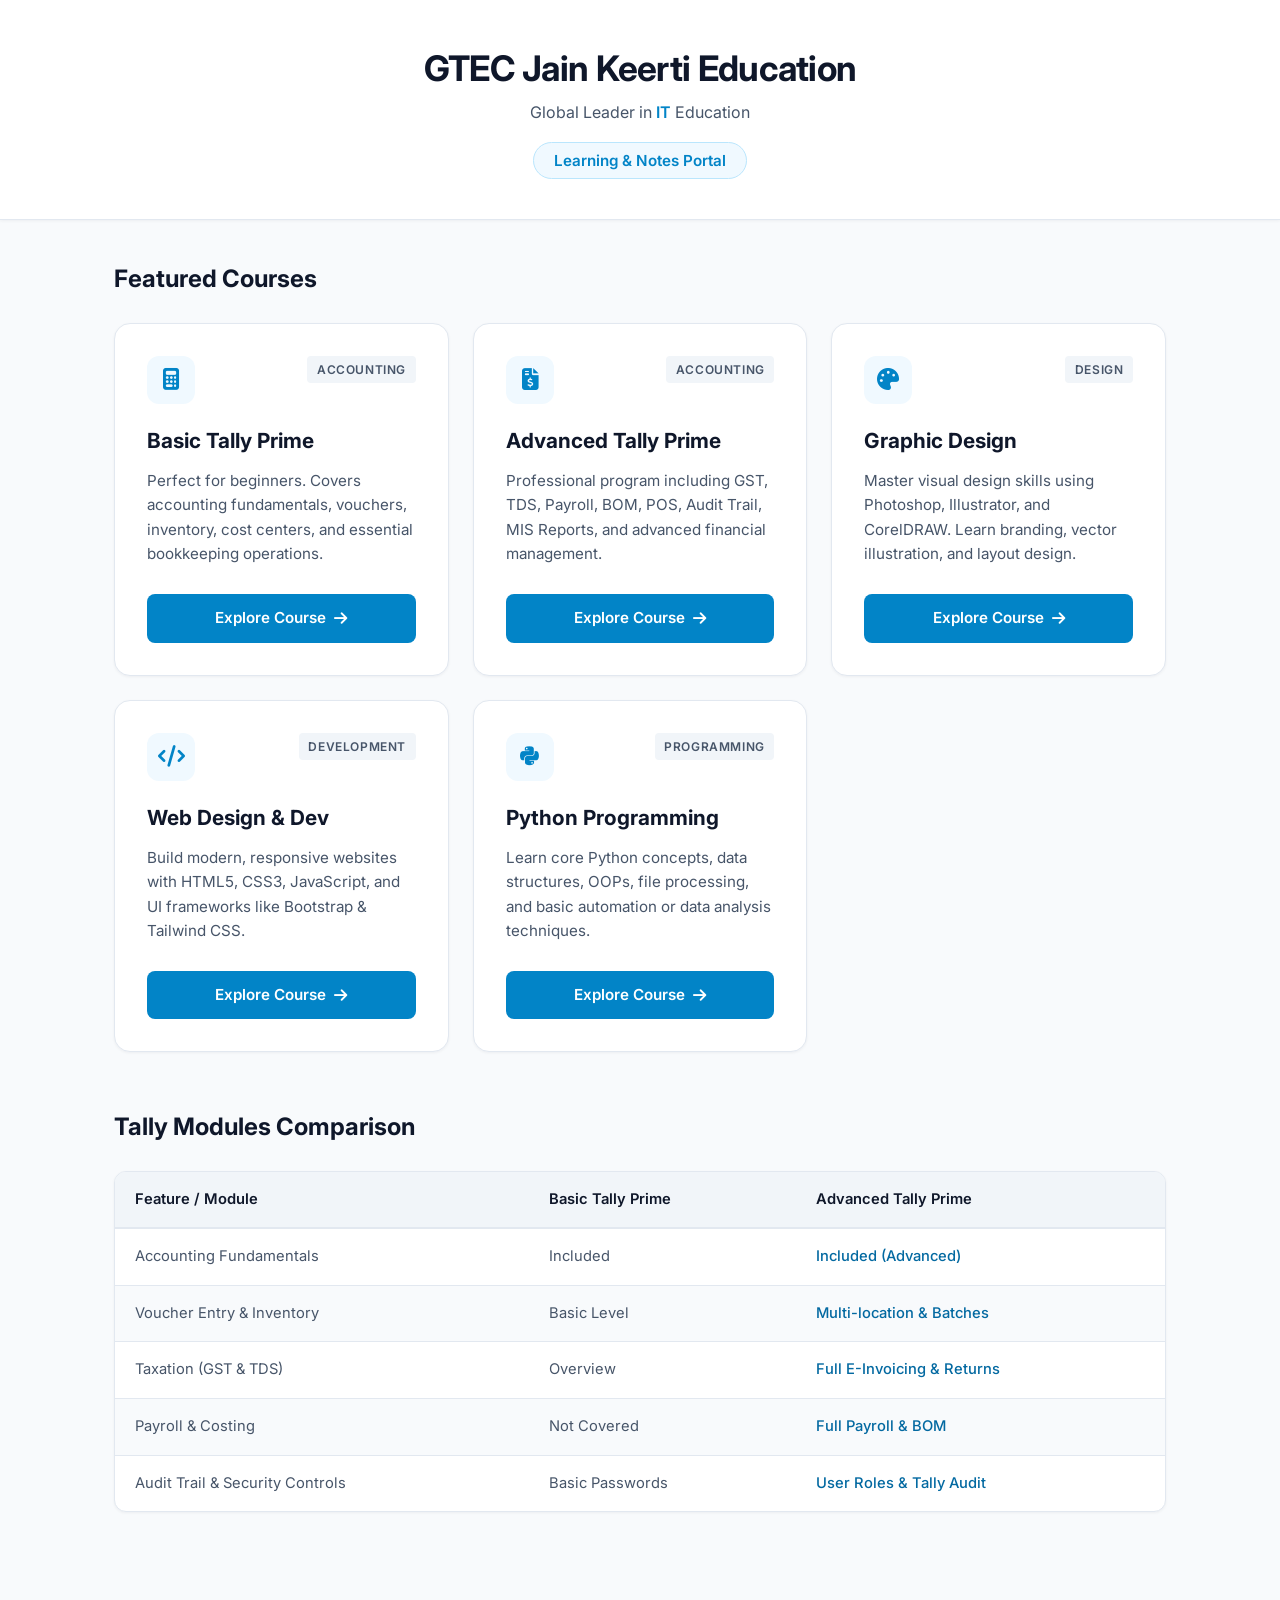
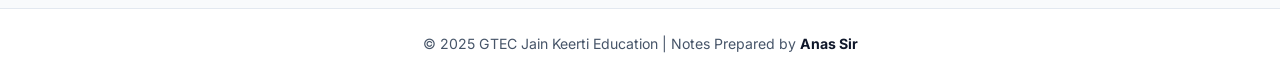
<file: index.html>
<!DOCTYPE html>
<html lang="en">
<head>
    <meta charset="UTF-8">
    <meta name="viewport" content="width=device-width, initial-scale=1.0">
    <title>GTEC Jain Keerti Education | Course Portal</title>

    <!-- Font Awesome Icons -->
    <link rel="stylesheet" href="https://cdnjs.cloudflare.com/ajax/libs/font-awesome/6.5.1/css/all.min.css" integrity="sha512-DTOQO9RWCH3ppGqcWaEA1BIZOC6xxalwEsw9c2QQeAIftl+Vegovlnee1c9QX4TctnWMn13TZye+giMm8e2LwA==" crossorigin="anonymous" referrerpolicy="no-referrer" />

    <style>
      /* ==========================================================================
         Google Font & Root Variables
         ========================================================================== */
      @import url('https://fonts.googleapis.com/css2?family=Inter:wght@400;500;600;700&display=swap');

      :root {
        --primary: #0f172a;         /* Deep slate for text/headings */
        --primary-light: #0284c7;   /* Modern light blue accent */
        --primary-hover: #0369a1;   /* Darker blue hover state */
        --primary-subtle: #f0f9ff;  /* Soft light blue tint */
        --secondary: #334155;       /* Muted slate */
        --bg-body: #f8fafc;         /* Background canvas */
        --bg-white: #ffffff;
        --text-primary: #1e293b;
        --text-secondary: #475569;  /* Muted slate gray */
        --text-muted: #94a3b8;     /* Light grayish blue */
        --border-color: #e2e8f0;    /* Minimalist light border */

        /* Shadows & Radius */
        --shadow-sm: 0 1px 3px rgba(15, 23, 42, 0.05);
        --shadow-md: 0 4px 12px rgba(2, 132, 199, 0.08);
        --shadow-lg: 0 10px 25px rgba(15, 23, 42, 0.12);

        --radius-sm: 8px;
        --radius-md: 12px;
        --radius-lg: 16px;

        --font-family: 'Inter', -apple-system, BlinkMacSystemFont, "Segoe UI", Roboto, sans-serif;
        --transition: all 0.25s ease;
      }

      /* ==========================================================================
         Reset & Base Styles
         ========================================================================== */
      *, *::before, *::after {
        margin: 0;
        padding: 0;
        box-sizing: border-box;
      }

      html {
        scroll-behavior: smooth;
        height: 100%;
      }

      body {
        font-family: var(--font-family);
        background: var(--bg-body);
        color: var(--text-primary);
        line-height: 1.6;
        min-height: 100vh;
        display: flex;
        flex-direction: column;
        -webkit-font-smoothing: antialiased;
      }

      /* ==========================================================================
         Header Section
         ========================================================================== */
      .main-header {
        background: var(--bg-white);
        border-bottom: 1px solid var(--border-color);
        text-align: center;
        padding: 2.5rem 1.5rem;
        box-shadow: var(--shadow-sm);
      }

      .main-header h1 {
        font-size: clamp(1.6rem, 4vw, 2.2rem);
        color: var(--primary);
        font-weight: 700;
        letter-spacing: -0.02em;
      }

      .main-header p {
        color: var(--text-secondary);
        font-size: 1rem;
        margin-top: 0.25rem;
      }

      .main-header p i {
        color: var(--primary-light);
        font-style: normal;
        font-weight: 600;
      }

      .main-header .badge-title {
        display: inline-block;
        margin-top: 1rem;
        padding: 0.35rem 1.25rem;
        background-color: var(--primary-subtle);
        color: var(--primary-light);
        border: 1px solid #bae6fd;
        border-radius: 50px;
        font-size: 0.95rem;
        font-weight: 600;
      }

      /* ==========================================================================
         Main Layout Container
         ========================================================================== */
      .container {
        max-width: 1100px;
        width: 100%;
        margin: 2.5rem auto;
        padding: 0 1.5rem;
        flex: 1;
      }

      .section-heading {
        font-size: 1.5rem;
        color: var(--primary);
        font-weight: 700;
        margin-bottom: 1.5rem;
      }

      /* ==========================================================================
         Course Cards Grid
         ========================================================================== */
      .course-section {
        display: grid;
        grid-template-columns: repeat(auto-fit, minmax(310px, 1fr));
        gap: 1.5rem;
        margin-bottom: 3.5rem;
      }

      .course-card {
        background: var(--bg-white);
        border: 1px solid var(--border-color);
        border-radius: var(--radius-lg);
        padding: 2rem;
        display: flex;
        flex-direction: column;
        box-shadow: var(--shadow-sm);
        transition: var(--transition);
        position: relative;
      }

      .course-card:hover {
        transform: translateY(-4px);
        border-color: #bae6fd;
        box-shadow: var(--shadow-md);
      }

      .card-header-icon {
        width: 48px;
        height: 48px;
        background-color: var(--primary-subtle);
        color: var(--primary-light);
        border-radius: var(--radius-md);
        display: flex;
        align-items: center;
        justify-content: center;
        font-size: 1.35rem;
        margin-bottom: 1.25rem;
      }

      .card-badge {
        position: absolute;
        top: 2rem;
        right: 2rem;
        font-size: 0.75rem;
        font-weight: 600;
        text-transform: uppercase;
        letter-spacing: 0.05em;
        padding: 0.25rem 0.6rem;
        border-radius: 4px;
        background-color: #f1f5f9;
        color: var(--text-secondary);
      }

      .course-card h2 {
        font-size: 1.3rem;
        color: var(--primary);
        margin-bottom: 0.75rem;
        font-weight: 700;
      }

      .course-card p {
        color: var(--text-secondary);
        font-size: 0.95rem;
        line-height: 1.6;
        margin-bottom: 1.75rem;
        flex: 1; /* Keeps buttons aligned horizontally */
      }

      /* Primary Button Styling */
      .btn {
        display: inline-flex;
        align-items: center;
        justify-content: center;
        gap: 0.5rem;
        background-color: var(--primary-light);
        color: #ffffff;
        text-decoration: none;
        font-weight: 600;
        font-size: 0.95rem;
        padding: 0.75rem 1.25rem;
        border-radius: var(--radius-sm);
        transition: var(--transition);
      }

      .btn:hover,
      .btn:focus-visible {
        background-color: var(--primary-hover);
        box-shadow: 0 4px 10px rgba(2, 132, 199, 0.25);
        outline: none;
      }

      /* ==========================================================================
         Comparison Table
         ========================================================================== */
      table {
        width: 100%;
        border-collapse: separate;
        border-spacing: 0;
        background: var(--bg-white);
        border: 1px solid var(--border-color);
        border-radius: var(--radius-md);
        overflow: hidden;
        box-shadow: var(--shadow-sm);
        margin-bottom: 3.5rem;
      }

      th, td {
        padding: 1rem 1.25rem;
        text-align: left;
        font-size: 0.92rem;
      }

      th {
        background-color: #f1f5f9;
        color: var(--primary);
        font-weight: 600;
        border-bottom: 2px solid var(--border-color);
      }

      td {
        border-bottom: 1px solid var(--border-color);
        color: var(--text-secondary);
      }

      tbody tr:last-child td {
        border-bottom: none;
      }

      tbody tr:nth-child(even) td {
        background-color: #f8fafc;
      }

      tbody tr:hover td {
        background-color: var(--primary-subtle);
      }

      td.adv {
        color: var(--primary-hover);
        font-weight: 500;
      }

      /* ==========================================================================
         Footer
         ========================================================================== */
      .notes-footer {
        background: var(--bg-white);
        color: var(--text-secondary);
        border-top: 1px solid var(--border-color);
        padding: 1.5rem 1rem;
        text-align: center;
        margin-top: auto;
        font-size: 0.88rem;
      }

      .notes-footer strong {
        color: var(--primary);
      }

      /* Responsive Adjustments */
      @media (max-width: 640px) {
        .container {
          margin: 1.5rem auto;
          padding: 0 1rem;
        }

        .course-card {
          padding: 1.5rem;
        }

        .card-badge {
          top: 1.5rem;
          right: 1.5rem;
        }

        table {
          display: block;
          overflow-x: auto;
          white-space: nowrap;
        }
      }
    </style>
</head>

<body>

    <!-- Header Section -->
    <header class="main-header">
        <h1>GTEC Jain Keerti Education</h1>
        <p>Global Leader in <i>IT</i> Education</p>
        <span class="badge-title">Learning &amp; Notes Portal</span>
    </header>

    <!-- Main Content Container -->
    <main class="container">

        <h2 class="section-heading">Featured Courses</h2>

        <!-- Course Cards Section -->
        <section class="course-section">

            <!-- Basic Tally Card -->
            <article class="course-card">
                <div class="card-header-icon">
                    <i class="fa-solid fa-calculator"></i>
                </div>
                <span class="card-badge">Accounting</span>
                <h2>Basic Tally Prime</h2>
                <p>
                    Perfect for beginners. Covers accounting fundamentals,
                    vouchers, inventory, cost centers, and essential bookkeeping operations.
                </p>
                <a href="/Pages/basic-tally.html" class="btn">
                    Explore Course <i class="fa-solid fa-arrow-right"></i>
                </a>
            </article>

            <!-- Advanced Tally Card -->
            <article class="course-card">
                <div class="card-header-icon">
                    <i class="fa-solid fa-file-invoice-dollar"></i>
                </div>
                <span class="card-badge">Accounting</span>
                <h2>Advanced Tally Prime</h2>
                <p>
                    Professional program including GST, TDS, Payroll,
                    BOM, POS, Audit Trail, MIS Reports, and advanced financial management.
                </p>
                <a href="/Pages/advanced-tally.html" class="btn">
                    Explore Course <i class="fa-solid fa-arrow-right"></i>
                </a>
            </article>

            <!-- Graphic Design Card -->
            <article class="course-card">
                <div class="card-header-icon">
                    <i class="fa-solid fa-palette"></i>
                </div>
                <span class="card-badge">Design</span>
                <h2>Graphic Design</h2>
                <p>
                    Master visual design skills using Photoshop, Illustrator, and CorelDRAW. Learn branding, vector illustration, and layout design.
                </p>
                <a href="/Pages/graphic-design.html" class="btn">
                    Explore Course <i class="fa-solid fa-arrow-right"></i>
                </a>
            </article>

            <!-- Web Design & Development Card -->
            <article class="course-card">
                <div class="card-header-icon">
                    <i class="fa-solid fa-code"></i>
                </div>
                <span class="card-badge">Development</span>
                <h2>Web Design &amp; Dev</h2>
                <p>
                    Build modern, responsive websites with HTML5, CSS3, JavaScript, and UI frameworks like Bootstrap &amp; Tailwind CSS.
                </p>
                <a href="/Pages/web-design.html" class="btn">
                    Explore Course <i class="fa-solid fa-arrow-right"></i>
                </a>
            </article>

            <!-- Python Programming Card -->
            <article class="course-card">
                <div class="card-header-icon">
                    <i class="fa-brands fa-python"></i>
                </div>
                <span class="card-badge">Programming</span>
                <h2>Python Programming</h2>
                <p>
                    Learn core Python concepts, data structures, OOPs, file processing, and basic automation or data analysis techniques.
                </p>
                <a href="/Pages/python.html" class="btn">
                    Explore Course <i class="fa-solid fa-arrow-right"></i>
                </a>
            </article>

        </section>

        <!-- Tally Comparison Section -->
        <h2 class="section-heading">Tally Modules Comparison</h2>
        <table>
            <thead>
                <tr>
                    <th>Feature / Module</th>
                    <th>Basic Tally Prime</th>
                    <th>Advanced Tally Prime</th>
                </tr>
            </thead>
            <tbody>
                <tr>
                    <td>Accounting Fundamentals</td>
                    <td>Included</td>
                    <td class="adv">Included (Advanced)</td>
                </tr>
                <tr>
                    <td>Voucher Entry &amp; Inventory</td>
                    <td>Basic Level</td>
                    <td class="adv">Multi-location &amp; Batches</td>
                </tr>
                <tr>
                    <td>Taxation (GST &amp; TDS)</td>
                    <td>Overview</td>
                    <td class="adv">Full E-Invoicing &amp; Returns</td>
                </tr>
                <tr>
                    <td>Payroll &amp; Costing</td>
                    <td>Not Covered</td>
                    <td class="adv">Full Payroll &amp; BOM</td>
                </tr>
                <tr>
                    <td>Audit Trail &amp; Security Controls</td>
                    <td>Basic Passwords</td>
                    <td class="adv">User Roles &amp; Tally Audit</td>
                </tr>
            </tbody>
        </table>

    </main>

    <!-- Footer -->
    <footer class="notes-footer">
        <p>
            © 2025 GTEC Jain Keerti Education |
            Notes Prepared by <strong>Anas Sir</strong>
        </p>
    </footer>

</body>
</html>
</file>
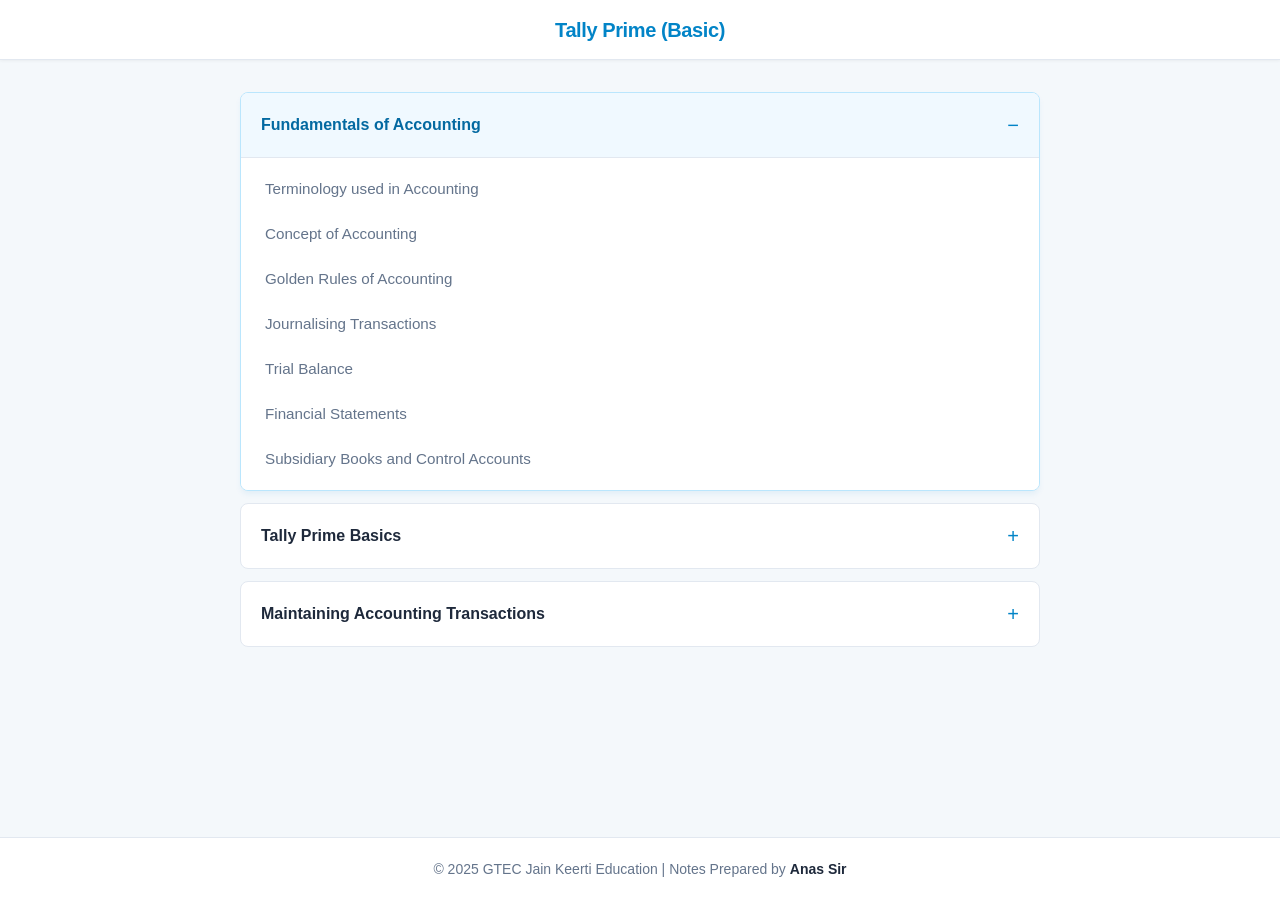
<file: Pages/basic-tally.html>
<!DOCTYPE html>
<html lang="en">
<head>
    <meta charset="UTF-8">
    <meta name="viewport" content="width=device-width, initial-scale=1.0">
    <title>Tally Prime Course Notes</title>

    <!-- Font Awesome 6.5.1 CDN -->
    <link rel="stylesheet" href="https://cdnjs.cloudflare.com/ajax/libs/font-awesome/6.5.1/css/all.min.css" integrity="sha512-DTOQO9RWCH3ppGqcWaEA1BIZOC6xxalwEsw9c2QQeAIftl+Vegovlnee1c9QX4TctnWMn13TZye+giMm8e2LwA==" crossorigin="anonymous" referrerpolicy="no-referrer" />

    <style>
      /* CSS Custom Properties */
      :root {
        --bg-main: #f4f8fb;
        --bg-card: #ffffff;
        --bg-card-hover: #eef6fc;
        --text-primary: #1e293b;
        --text-muted: #64748b;
        
        --primary-blue: #0284c7;
        --primary-light: #e0f2fe;
        --primary-hover: #0369a1;
        --border-color: #e2e8f0;
        
        --radius: 8px;
        --shadow-sm: 0 1px 3px rgba(0, 0, 0, 0.05);
        --shadow-md: 0 4px 6px -1px rgba(2, 132, 199, 0.08);
        --transition: all 0.2s cubic-bezier(0.4, 0, 0.2, 1);
      }

      * {
        box-sizing: border-box;
        margin: 0;
        padding: 0;
      }

      body {
        font-family: -apple-system, BlinkMacSystemFont, "Segoe UI", Roboto, Helvetica, Arial, sans-serif;
        background-color: var(--bg-main);
        color: var(--text-primary);
        line-height: 1.6;
        display: flex;
        flex-direction: column;
        min-height: 100vh;
      }

      /* Header */
      .main-header {
        position: sticky;
        top: 0;
        z-index: 100;
        background-color: var(--bg-card);
        border-bottom: 1px solid var(--border-color);
        padding: 0.85rem 1.5rem;
        display: flex;
        align-items: center;
        justify-content: center;
        box-shadow: var(--shadow-sm);
      }

      .main-header .logo {
        font-size: 1.25rem;
        font-weight: 700;
        color: var(--primary-blue);
        text-decoration: none;
        letter-spacing: -0.02em;
      }

      /* Layout Container */
      .container {
        max-width: 800px;
        width: 90%;
        margin: 2rem auto;
        flex: 1;
        display: flex;
        flex-direction: column;
        gap: 0.75rem;
      }

      /* Accordion (<details> & <summary>) */
      details {
        background-color: var(--bg-card);
        border: 1px solid var(--border-color);
        border-radius: var(--radius);
        overflow: hidden;
        transition: var(--transition);
      }

      details[open] {
        border-color: #bae6fd;
        box-shadow: var(--shadow-md);
      }

      summary {
        padding: 1rem 1.25rem;
        font-weight: 600;
        color: var(--text-primary);
        cursor: pointer;
        list-style: none;
        display: flex;
        align-items: center;
        justify-content: space-between;
        user-select: none;
        transition: var(--transition);
      }

      summary::-webkit-details-marker {
        display: none; /* Hide default arrow on Safari/WebKit */
      }

      summary::after {
        content: "+";
        font-size: 1.25rem;
        font-weight: 500;
        color: var(--primary-blue);
        transition: transform 0.2s ease;
      }

      details[open] summary::after {
        content: "−";
      }

      summary:hover {
        background-color: var(--bg-card-hover);
        color: var(--primary-blue);
      }

      details[open] summary {
        border-bottom: 1px solid var(--border-color);
        background-color: #f0f9ff;
        color: var(--primary-hover);
      }

      /* Topics List */
      details ul {
        list-style: none;
        padding: 0.5rem 0;
        background-color: var(--bg-card);
      }

      details li a {
        display: block;
        padding: 0.65rem 1.5rem;
        color: var(--text-muted);
        text-decoration: none;
        font-size: 0.95rem;
        transition: var(--transition);
      }

      details li a:hover,
      details li a:focus-visible {
        color: var(--primary-blue);
        background-color: var(--bg-card-hover);
        padding-left: 1.85rem;
        outline: none;
      }

      /* Footer */
      .notes-footer {
        background-color: var(--bg-card);
        border-top: 1px solid var(--border-color);
        text-align: center;
        padding: 1.25rem 1rem;
        font-size: 0.875rem;
        color: var(--text-muted);
        margin-top: auto;
      }

      .notes-footer strong {
        color: var(--text-primary);
      }

      /* Mobile Responsiveness */
      @media (max-width: 640px) {
        .container {
          width: 95%;
          margin: 1rem auto;
        }

        summary {
          padding: 0.85rem 1rem;
          font-size: 0.95rem;
        }

        details li a {
          padding: 0.6rem 1.25rem;
        }
      }
    </style>
</head>

<body>

    <header class="main-header">
        <a href="/" class="logo">Tally Prime (Basic)</a>
    </header>

    <main class="container" id="courseModules">
        <!-- Dynamic content will render here from JS script -->
    </main>

    <footer class="notes-footer">
        <p>© 2025 GTEC Jain Keerti Education | Notes Prepared by <strong>Anas Sir</strong></p>
    </footer>

    <!-- External course data script -->
    <script src="/TallyPrime/scripts/course-data.js"></script>

    <script>
        document.addEventListener("DOMContentLoaded", () => {
            const container = document.getElementById("courseModules");

            // Check if external dataset is available
            if (typeof advancedTallyCourse !== "undefined" && Array.isArray(advancedTallyCourse)) {
                const fragment = document.createDocumentFragment();

                advancedTallyCourse.forEach((module, index) => {
                    const details = document.createElement("details");

                    // Set the FIRST module as open by default
                    if (index === 0) {
                        details.setAttribute("open", "");
                    }

                    const topicsList = module.topics
                        .map(topic => `
                            <li>
                                <a href="/TallyPrime/basic-tally/${module.folder}/${topic}.html">
                                    ${topic.replace(/-/g, " ")}
                                </a>
                            </li>
                        `)
                        .join("");

                    details.innerHTML = `
                        <summary>${module.module}</summary>
                        <ul>${topicsList}</ul>
                    `;

                    fragment.appendChild(details);
                });

                container.appendChild(fragment);
            }
        });
    </script>

</body>
</html>
</file>
